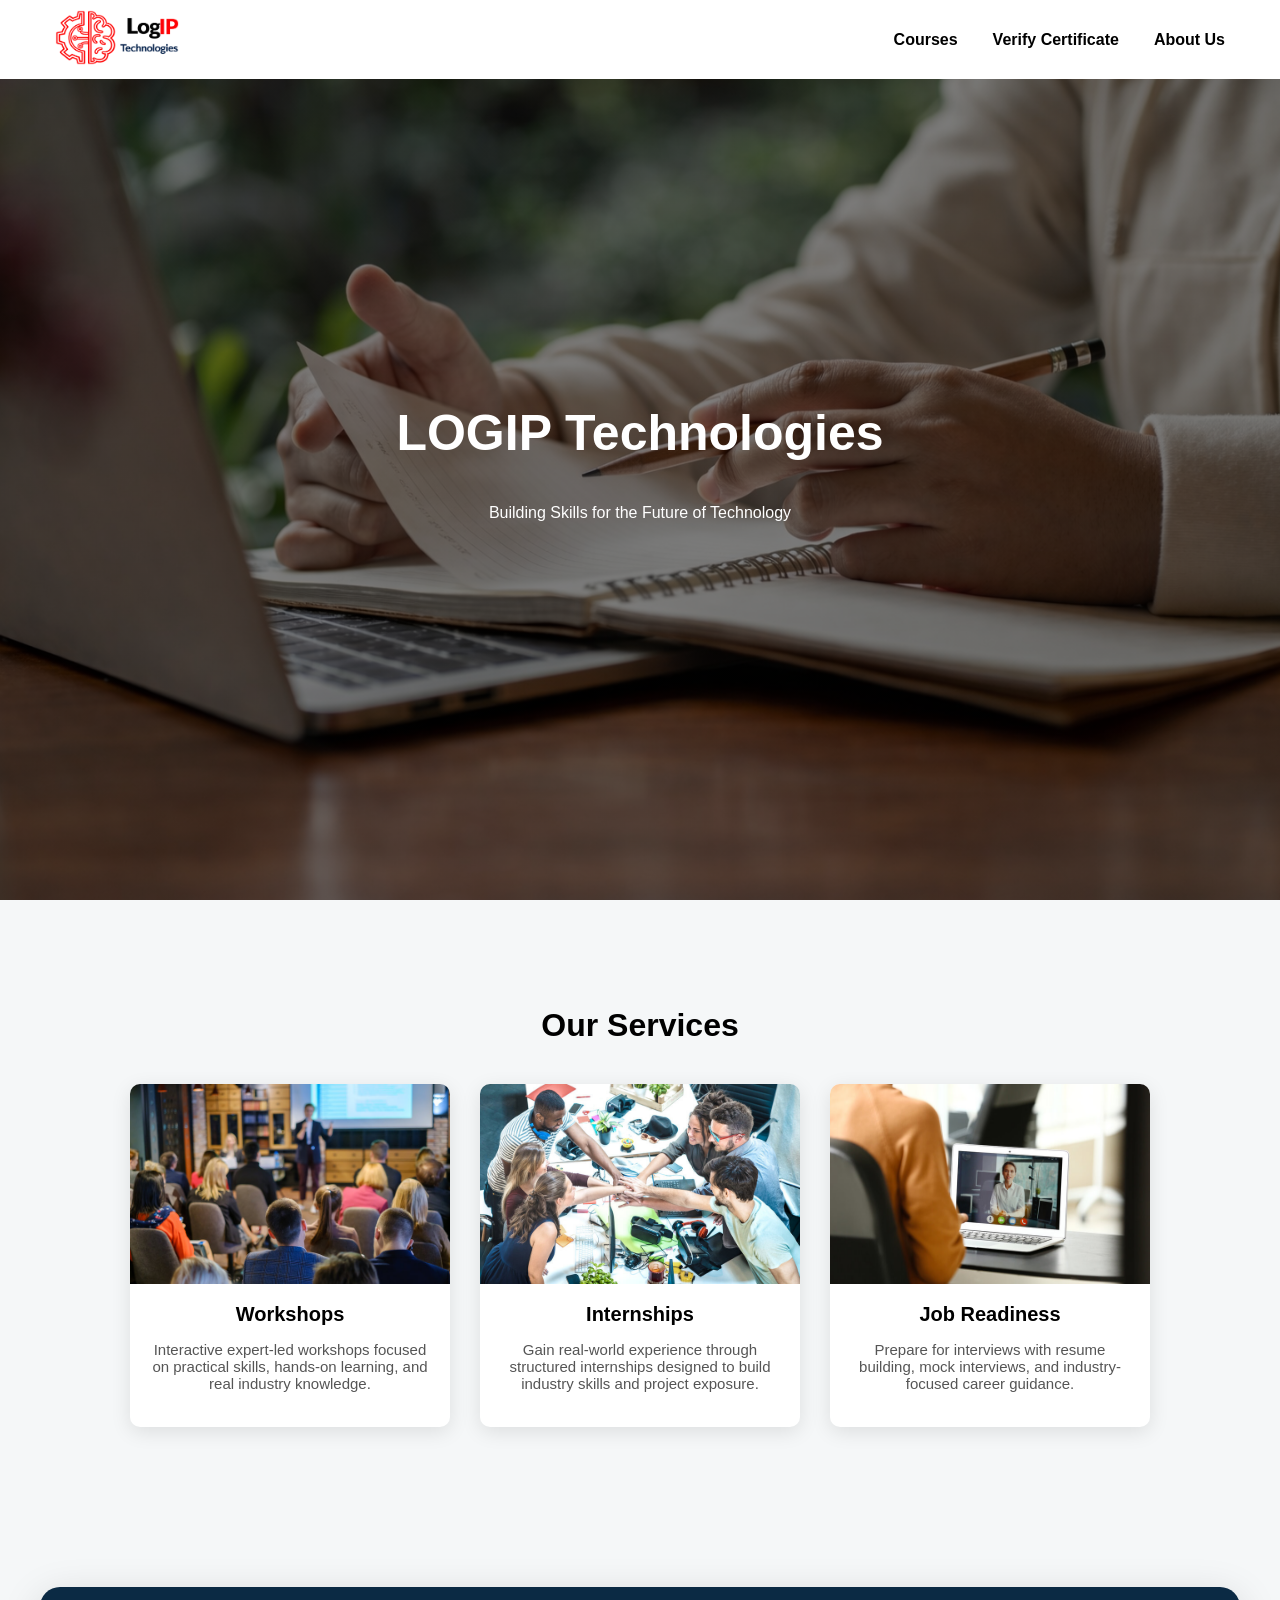
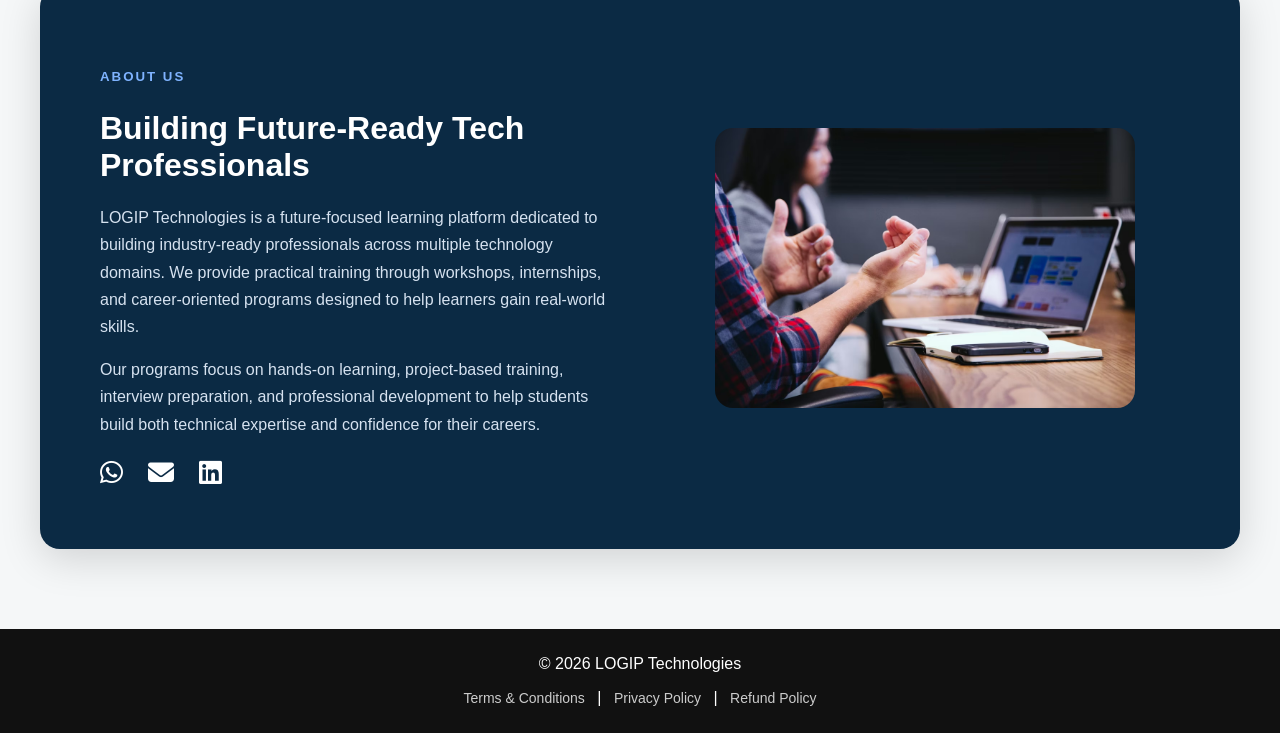
<file: index.html>
<!DOCTYPE html>
<html>

<head>
<title>LOGIP Technologies</title>
<link rel="stylesheet" href="css/style.css">
<link rel="stylesheet" href="https://cdnjs.cloudflare.com/ajax/libs/font-awesome/6.5.0/css/all.min.css">
<link rel="icon" type="image/png" href="images/logo2.png">

<meta name="description" content="LOGIP Technologies offers workshops, internships, and job readiness programs in VLSI, Embedded Systems, and Software Courses & Languages.">
<meta name="keywords" content="VLSI training, Embedded Systems training, Software Training, internships, workshops, interview preparation, protocols, Digital Electronics, Python, JAVA, LOGIP Technologies">
<meta name="author" content="LOGIP Technologies">

</head>

<body>

<nav>

<a href="index.html" class="logo">
<img src="images/logo1.png">
</a>

<div class="menu">
<a href="courses.html">Courses</a>
<a href="verify.html">Verify Certificate</a>
<a href="#about">About Us</a>
</div>

</nav>


<section class="hero">

<div class="hero-content">

<h1>LOGIP Technologies</h1>

<p>Building Skills for the Future of Technology</p>

</div>

</section>

<section class="services">

<h2>Our Services</h2>

<div class="services-container">

<div class="service-card">

<img src="images/workshop.jpg" alt="Workshops">

<h3>Workshops</h3>

<p>
Interactive expert-led workshops focused on practical skills,
hands-on learning, and real industry knowledge.
</p>

</div>


<div class="service-card">

<img src="images/internship.jpg" alt="Internships">

<h3>Internships</h3>

<p>
Gain real-world experience through structured internships
designed to build industry skills and project exposure.
</p>

</div>


<div class="service-card">

<img src="images/job-readiness.jpg" alt="Job Readiness">

<h3>Job Readiness</h3>

<p>
Prepare for interviews with resume building, mock interviews,
and industry-focused career guidance.
</p>

</div>

</div>

</section>

<section id="about" class="about">

<div class="about-container">

<div class="about-text">

<h5>ABOUT US</h5>

<h2>Building Future-Ready Tech Professionals</h2>

<p>
LOGIP Technologies is a future-focused learning platform dedicated to
building industry-ready professionals across multiple technology domains.
We provide practical training through workshops, internships, and
career-oriented programs designed to help learners gain real-world skills.
</p>

<p>
Our programs focus on hands-on learning, project-based training,
interview preparation, and professional development to help students
build both technical expertise and confidence for their careers.
</p>

<div class="contact-links">

<a href="https://wa.me/91XXXXXXXXXX" target="_blank">
<i class="fa-brands fa-whatsapp"></i>
</a>

<a href="mailto:logiptechnologies@gmail.com">
<i class="fa-solid fa-envelope"></i>
</a>

<a href="https://linkedin.com/company/logip-technologies" target="_blank">
<i class="fa-brands fa-linkedin"></i>
</a>

</div>

</div>


<div class="about-image">

<img src="images/aboutus.jpg" alt="About LOGIP">

</div>

</div>

</section>

<footer>
<p>© 2026 LOGIP Technologies</p>
<p>
<a href="terms.html">Terms & Conditions</a> |
<a href="privacy.html">Privacy Policy</a> |
<a href="refund.html">Refund Policy</a>
</p>
</footer>


</body>
</html>
</file>
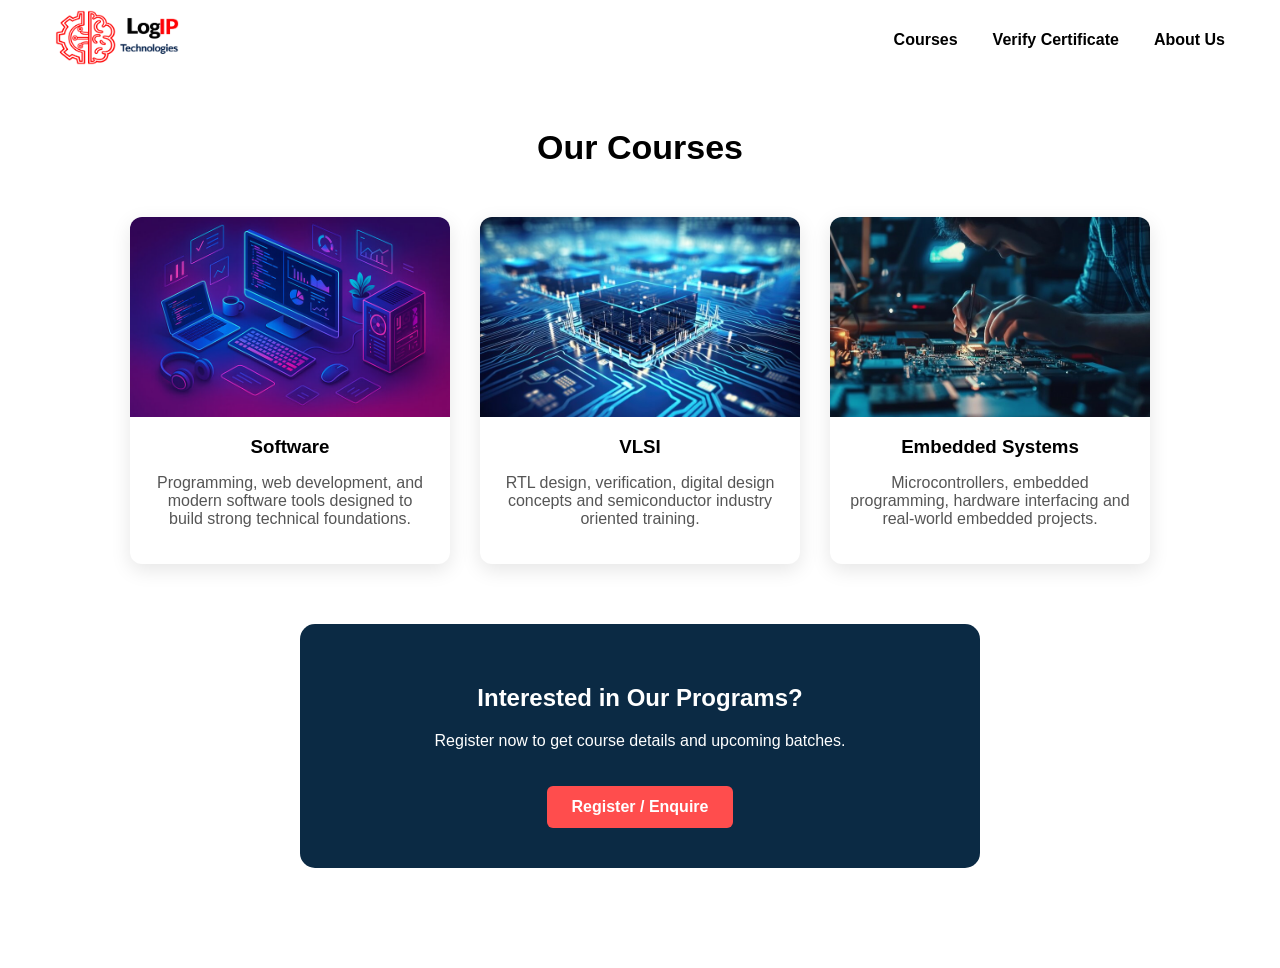
<file: courses.html>
<!DOCTYPE html>
<html>

<head>
<title>Courses | LOGIP Technologies</title>

<link rel="stylesheet" href="css/style.css">
<link rel="icon" type="image/png" href="images/logo2.png">

</head>

<body>

<nav>

<a href="index.html" class="logo">
<img src="images/logo1.png">
</a>

<div class="menu">
<a href="courses.html">Courses</a>
<a href="verify.html">Verify Certificate</a>
<a href="index.html#about">About Us</a>
</div>

</nav>


<section class="courses-section">

<h1>Our Courses</h1>

<div class="courses-container">

<div class="course-card">

<img src="images/software.jpg">

<h3>Software</h3>

<p>
Programming, web development, and modern software tools
designed to build strong technical foundations.
</p>

</div>


<div class="course-card">

<img src="images/vlsi.jpg">

<h3>VLSI</h3>

<p>
RTL design, verification, digital design concepts and
semiconductor industry oriented training.
</p>

</div>


<div class="course-card">

<img src="images/embedded.jpg">

<h3>Embedded Systems</h3>

<p>
Microcontrollers, embedded programming, hardware
interfacing and real-world embedded projects.
</p>

</div>

</div>


<div class="register-card">

<h2>Interested in Our Programs?</h2>

<p>Register now to get course details and upcoming batches.</p>

<a href="YOUR_GOOGLE_FORM_LINK" target="_blank" class="register-btn">
Register / Enquire
</a>

</div>

</section>

</body>

</html>
</file>
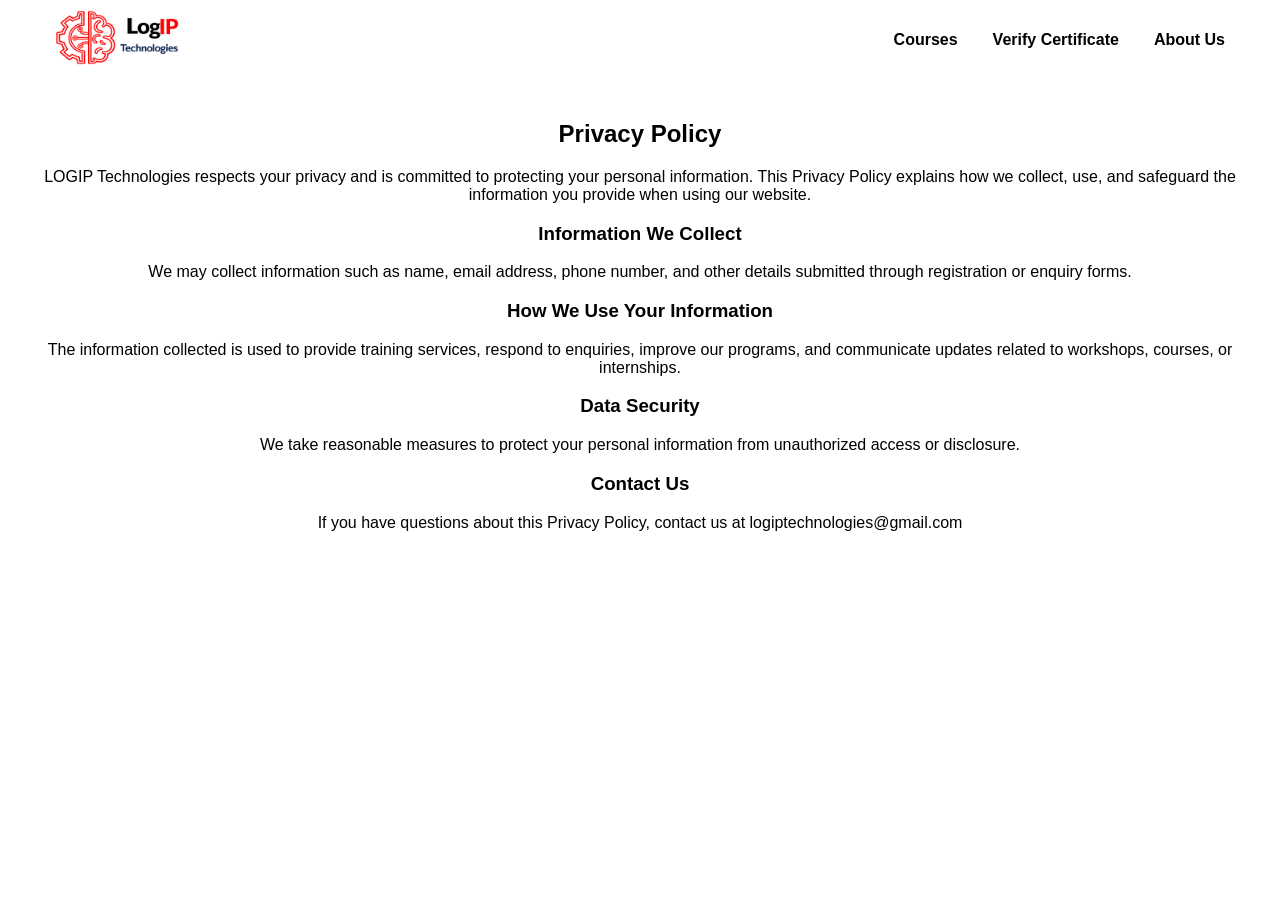
<file: privacy.html>
<!DOCTYPE html>
<html>
<head>
<title>Privacy Policy | LOGIP Technologies</title>
<link rel="stylesheet" href="css/style.css">
<link rel="icon" type="image/png" href="images/logo2.png">
</head>

<body>

<nav>
<a href="index.html" class="logo">
<img src="images/logo1.png">
</a>

<div class="menu">
<a href="courses.html">Courses</a>
<a href="verify.html">Verify Certificate</a>
<a href="index.html#about">About Us</a>
</div>
</nav>

<section class="section">

<h1>Privacy Policy</h1>

<p>
LOGIP Technologies respects your privacy and is committed to protecting
your personal information. This Privacy Policy explains how we collect,
use, and safeguard the information you provide when using our website.
</p>

<h3>Information We Collect</h3>

<p>
We may collect information such as name, email address, phone number,
and other details submitted through registration or enquiry forms.
</p>

<h3>How We Use Your Information</h3>

<p>
The information collected is used to provide training services,
respond to enquiries, improve our programs, and communicate updates
related to workshops, courses, or internships.
</p>

<h3>Data Security</h3>

<p>
We take reasonable measures to protect your personal information from
unauthorized access or disclosure.
</p>

<h3>Contact Us</h3>

<p>
If you have questions about this Privacy Policy, contact us at
logiptechnologies@gmail.com
</p>

</section>

</body>
</html>
</file>
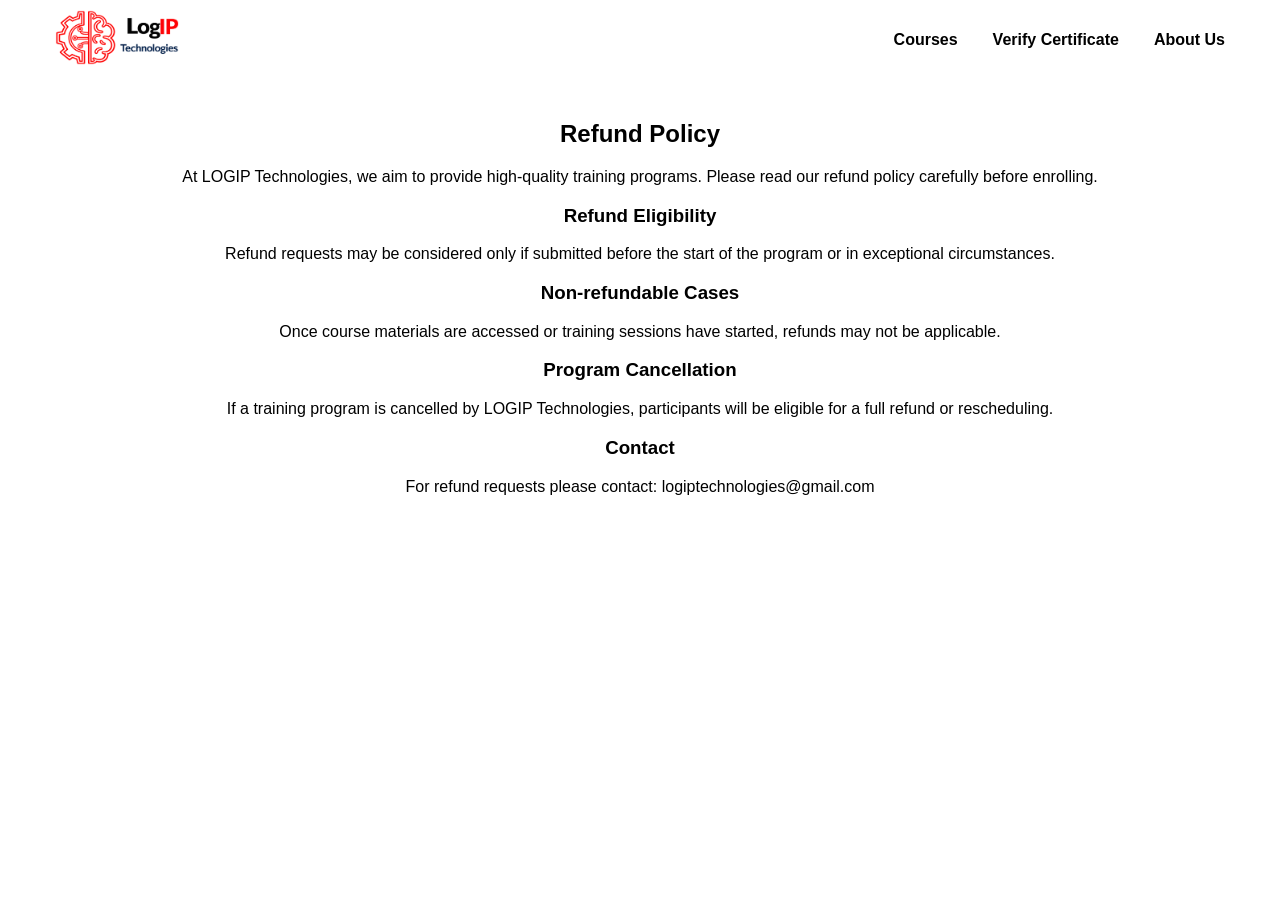
<file: refund.html>
<!DOCTYPE html>
<html>
<head>
<title>Refund Policy | LOGIP Technologies</title>
<link rel="stylesheet" href="css/style.css">
<link rel="icon" type="image/png" href="images/logo2.png">
</head>

<body>

<nav>
<a href="index.html" class="logo">
<img src="images/logo1.png">
</a>

<div class="menu">
<a href="courses.html">Courses</a>
<a href="verify.html">Verify Certificate</a>
<a href="index.html#about">About Us</a>
</div>
</nav>

<section class="section">

<h1>Refund Policy</h1>

<p>
At LOGIP Technologies, we aim to provide high-quality training programs.
Please read our refund policy carefully before enrolling.
</p>

<h3>Refund Eligibility</h3>

<p>
Refund requests may be considered only if submitted before the start
of the program or in exceptional circumstances.
</p>

<h3>Non-refundable Cases</h3>

<p>
Once course materials are accessed or training sessions have started,
refunds may not be applicable.
</p>

<h3>Program Cancellation</h3>

<p>
If a training program is cancelled by LOGIP Technologies,
participants will be eligible for a full refund or rescheduling.
</p>

<h3>Contact</h3>

<p>
For refund requests please contact:
logiptechnologies@gmail.com
</p>

</section>

</body>
</html>
</file>
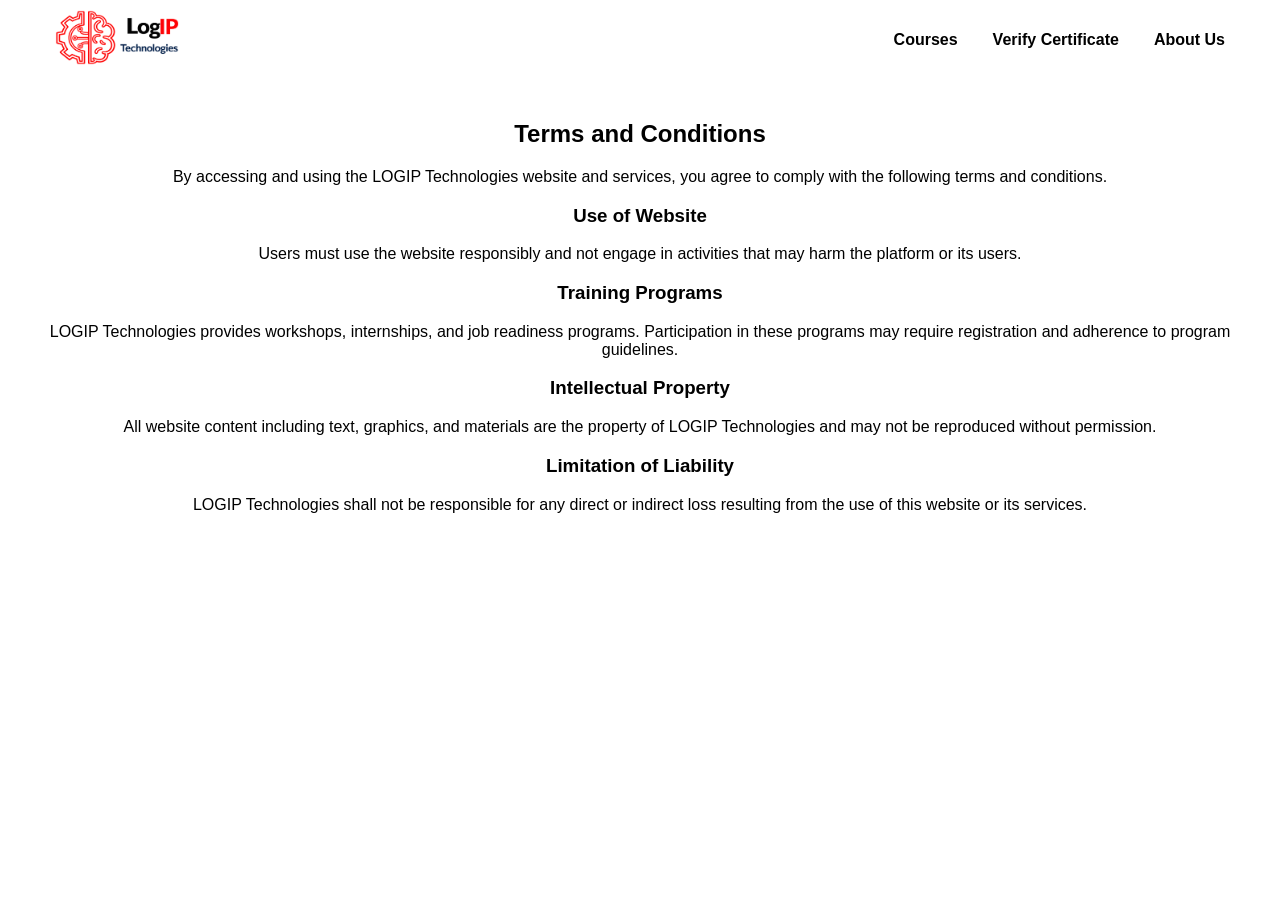
<file: terms.html>
<!DOCTYPE html>
<html>
<head>
<title>Terms & Conditions | LOGIP Technologies</title>
<link rel="stylesheet" href="css/style.css">
<link rel="icon" type="image/png" href="images/logo2.png">
</head>

<body>

<nav>
<a href="index.html" class="logo">
<img src="images/logo1.png">
</a>

<div class="menu">
<a href="courses.html">Courses</a>
<a href="verify.html">Verify Certificate</a>
<a href="index.html#about">About Us</a>
</div>
</nav>

<section class="section">

<h1>Terms and Conditions</h1>

<p>
By accessing and using the LOGIP Technologies website and services,
you agree to comply with the following terms and conditions.
</p>

<h3>Use of Website</h3>

<p>
Users must use the website responsibly and not engage in activities
that may harm the platform or its users.
</p>

<h3>Training Programs</h3>

<p>
LOGIP Technologies provides workshops, internships, and job readiness
programs. Participation in these programs may require registration
and adherence to program guidelines.
</p>

<h3>Intellectual Property</h3>

<p>
All website content including text, graphics, and materials are the
property of LOGIP Technologies and may not be reproduced without permission.
</p>

<h3>Limitation of Liability</h3>

<p>
LOGIP Technologies shall not be responsible for any direct or indirect
loss resulting from the use of this website or its services.
</p>

</section>

</body>
</html>
</file>
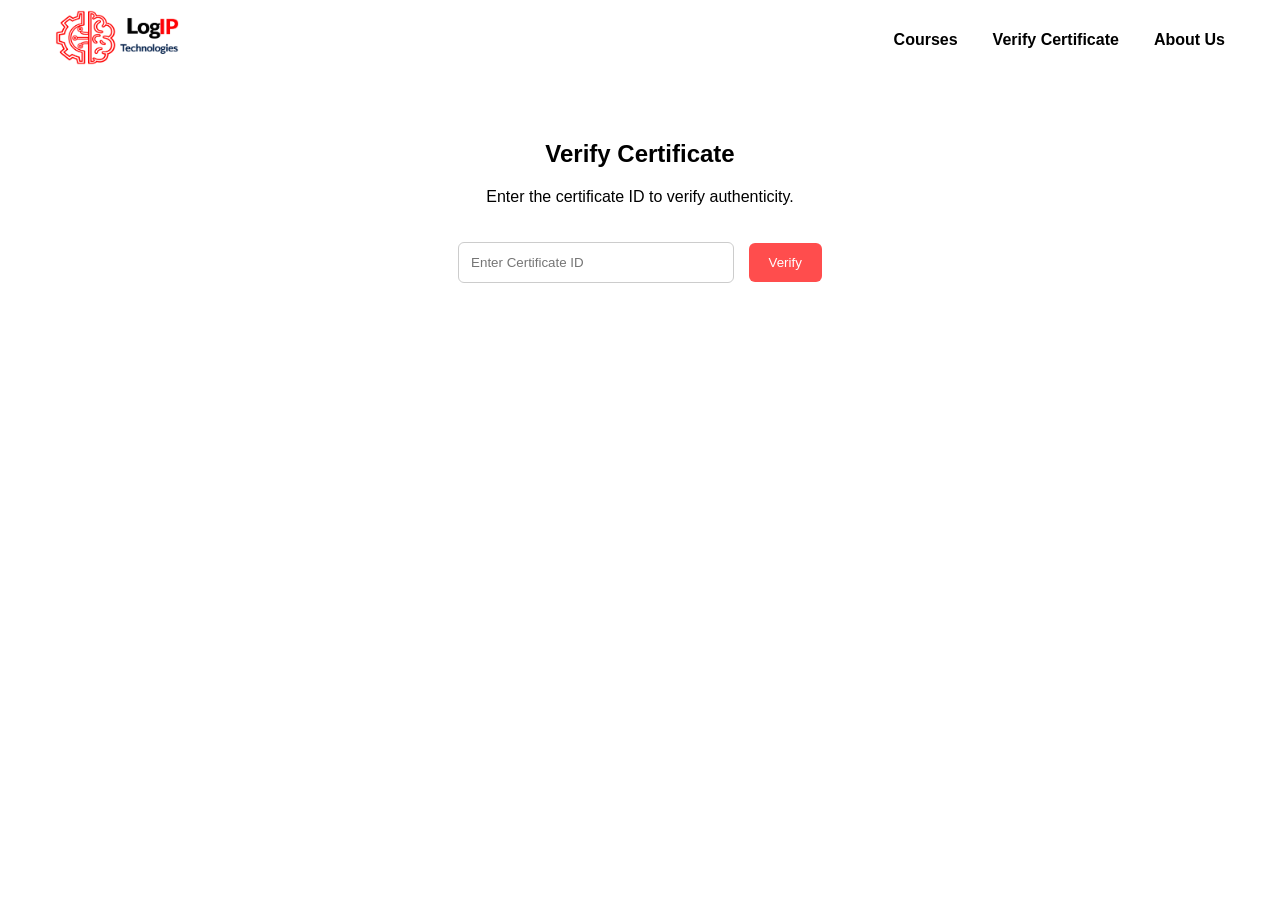
<file: verify.html>
<!DOCTYPE html>
<html>

<head>
<title>Verify Certificate | LOGIP Technologies</title>
<link rel="stylesheet" href="css/style.css">
<link rel="icon" type="image/png" href="images/logo2.png">
</head>

<body>

<nav>

<a href="index.html" class="logo">
<img src="images/logo1.png">
</a>

<div class="menu">
<a href="courses.html">Courses</a>
<a href="verify.html">Verify Certificate</a>
<a href="index.html#about">About Us</a>
</div>

</nav>


<section class="verify-section">
  <h1>Verify Certificate</h1>
  <p>Enter the certificate ID to verify authenticity.</p>
  <input type="text" id="certID" placeholder="Enter Certificate ID">
  <button onclick="verifyCertificate()">Verify</button>
  <div id="result"></div>
</section>


<script src="js/verify.js"></script>

</body>
</html>
</file>
<file: css/style.css>
body{
margin:0;
font-family:Arial;
}

nav{
display:flex;
justify-content:space-between;
align-items:center;
padding:10px 55px;
background:white;
position:fixed;
top:0;
left:0;
width:100%;
box-sizing:border-box;
z-index:1000;
}

.logo img{
height:55px;
width:auto;
}

.menu{
display:flex;
align-items:center;
gap:35px;
}

.menu a{
text-decoration:none;
color:black;
font-weight:600;
font-size:16px;
display:inline-block;
transition:all 0.3s ease;
}

.menu a:hover{
transform:scale(1.2);
color:#ff4d4d;
}

.hero{
height:100vh;
background-image: linear-gradient(
rgba(0,0,0,0.5),
rgba(0,0,0,0.5)
),
url("../images/hero-banner.png");

background-size: cover;
background-position: center;
display:flex;
align-items:center;
justify-content:center;
text-align:center;
color:white;
}

.hero h1{
font-size:50px;
}

.buttons{
margin-top:20px;
}

.btn{
background:#ff4d4d;
color:white;
padding:12px 25px;
text-decoration:none;
margin:10px;
border-radius:6px;
}

.section{
padding:100px 40px;
text-align:center;
}

.courses-section{
padding:100px 40px;
text-align:center;
}

.courses-section h1{
font-size:34px;
margin-bottom:50px;
}

.courses-container{
display:flex;
justify-content:center;
gap:30px;
flex-wrap:wrap;
}

.course-card{
background:white;
width:320px;
border-radius:12px;
overflow:hidden;
box-shadow:0 6px 20px rgba(0,0,0,0.1);
transition:0.3s;
}

.course-card img{
width:100%;
height:200px;
object-fit:cover;
}

.course-card h3{
margin:15px 0;
}

.course-card p{
padding:0 20px 20px;
color:#555;
}

.course-card:hover{
transform:translateY(-8px);
box-shadow:0 10px 30px rgba(0,0,0,0.2);
}


.register-card{
margin-top:60px;
background:#0b2a44;
color:white;
padding:40px;
border-radius:15px;
max-width:600px;
margin-left:auto;
margin-right:auto;
}

.register-btn{
display:inline-block;
margin-top:20px;
background:#ff4d4d;
color:white;
padding:12px 25px;
text-decoration:none;
border-radius:6px;
font-weight:600;
transition:0.3s;
}

.register-btn:hover{
background:#e63939;
}
.services{
padding:80px 40px;
background:#f5f7f8;
text-align:center;
}

.services h2{
font-size:32px;
margin-bottom:40px;
}

.services-container{
display:flex;
justify-content:center;
gap:30px;
flex-wrap:wrap;
}

.service-card{
background:white;
width:320px;
border-radius:10px;
overflow:hidden;
box-shadow:0 5px 20px rgba(0,0,0,0.1);
transition:0.3s;
}

.service-card img{
width:100%;
height:200px;
object-fit:cover;
}

.service-card h3{
margin:15px 0 10px;
font-size:20px;
}

.service-card p{
padding:0 20px 20px;
color:#555;
font-size:15px;
}

.service-card:hover{
transform:translateY(-8px);
box-shadow:0 10px 30px rgba(0,0,0,0.15);
}

.about{
background:#f5f7f8;
padding:80px 40px;
display:flex;
justify-content:center;
}

.about-container{
background:#0b2a44;
color:white;
max-width:1100px;
width:100%;
padding:60px;
border-radius:20px;

display:flex;
align-items:center;
justify-content:space-between;
gap:60px;
flex-wrap:wrap;

box-shadow:0 10px 40px rgba(0,0,0,0.15);
}

.about-text{
flex:1;
max-width:520px;
}

.about-text h5{
letter-spacing:2px;
color:#7fb3ff;
margin-bottom:10px;
}

.about-text h2{
font-size:32px;
margin-bottom:20px;
}

.about-text p{
color:#d6e2f0;
line-height:1.7;
margin-bottom:15px;
}

.about-image{
flex:1;
display:flex;
justify-content:center;
}

.about-image img{
width:100%;
max-width:420px;
border-radius:18px;
}

.contact-links{
margin-top:20px;
display:flex;
gap:25px;
}

.contact-links a{
font-size:26px;
color:white;
transition:0.3s;
}

.contact-links a:hover{
transform:scale(1.2);
}

.contact-links a:nth-child(1):hover{
color:#25D366;
}

.contact-links a:nth-child(2):hover{
color:#ff4d4d;
}

.contact-links a:nth-child(3):hover{
color:#0077b5;
}

.verify-section{
padding:120px 40px;
text-align:center;
}

.verify-section input{
padding:12px;
width:250px;
margin-top:20px;
border-radius:6px;
border:1px solid #ccc;
}

.verify-section button{
padding:12px 20px;
margin-left:10px;
background:#ff4d4d;
color:white;
border:none;
border-radius:6px;
cursor:pointer;
}

.verify-section button:hover{
background:#e63939;
}

#result{
margin-top:30px;
font-size:18px;
}

footer{
text-align:center;
padding:10px;
background:#111;
color:white;
}

footer a{
color:#ccc;
text-decoration:none;
margin:0 8px;
font-size:14px;
}

footer a:hover{
color:white;
}
</file>
